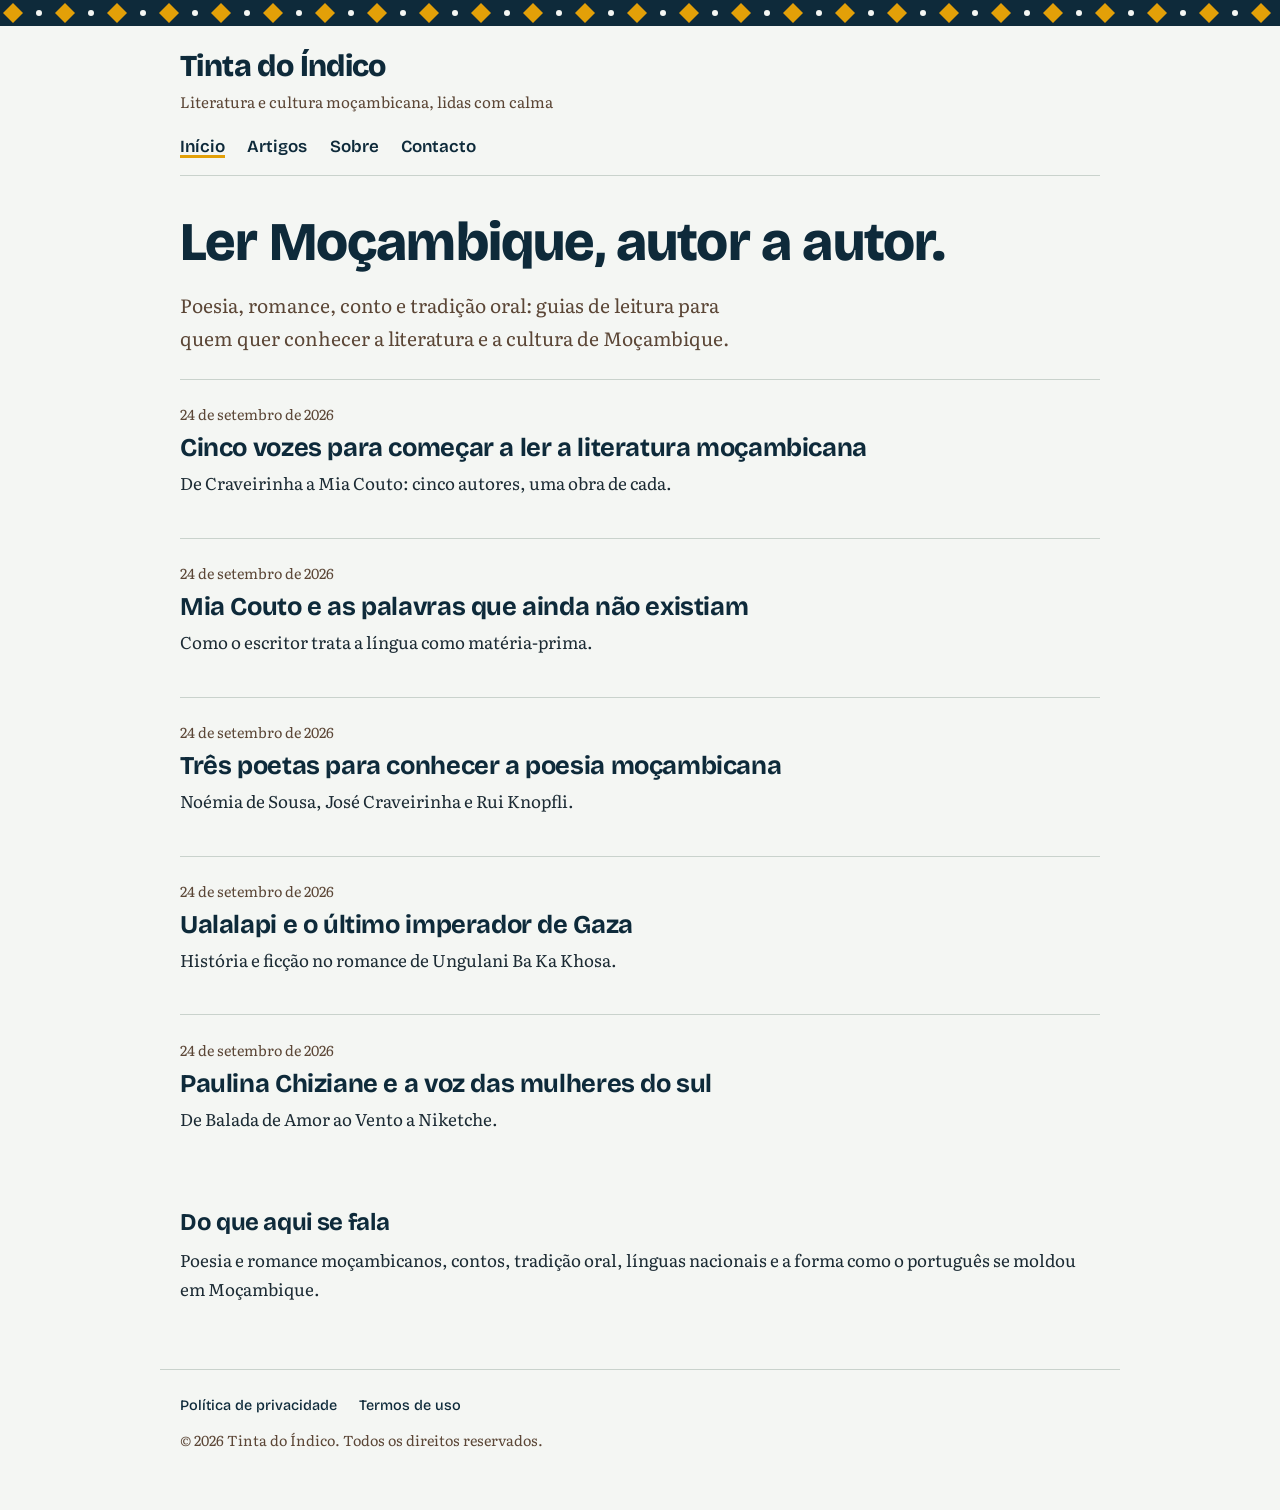
<file: index.html>
<!DOCTYPE html>
<html lang="pt">
<head>
<meta charset="utf-8">
<meta name="viewport" content="width=device-width, initial-scale=1">
<title>Literatura e cultura moçambicana | Tinta do Índico</title>
<meta name="description" content="Guias de leitura sobre poesia, romance, conto e tradição oral de Moçambique.">
<link rel="preconnect" href="https://fonts.googleapis.com">
<link rel="preconnect" href="https://fonts.gstatic.com" crossorigin>
<link href="https://fonts.googleapis.com/css2?family=Bricolage+Grotesque:wght@500;600;800&family=Literata:ital,wght@0,400;0,600;1,400&display=swap" rel="stylesheet">
<link rel="stylesheet" href="style.css">
<script async src="https://pagead2.googlesyndication.com/pagead/js/adsbygoogle.js?client=ca-pub-6226470445667555" crossorigin="anonymous"></script>
</head>
<body>
<div class="faixa" role="presentation"></div>
<header class="cabecalho">
  <a class="marca" href="index.html">Tinta do Índico</a>
  <p class="lema">Literatura e cultura moçambicana, lidas com calma</p>
  <nav aria-label="Principal"><a href="index.html" aria-current="page">Início</a><a href="artigos.html">Artigos</a><a href="sobre.html">Sobre</a><a href="contacto.html">Contacto</a></nav>
</header>
<main>

<h1>Ler Moçambique, autor a autor.</h1>
<p class="entrada">Poesia, romance, conto e tradição oral: guias de leitura para quem quer conhecer a literatura e a cultura de Moçambique.</p>
<ul class="artigo-lista"><li><p class="data">24 de setembro de 2026</p><h2><a href="artigo-cinco-vozes.html">Cinco vozes para começar a ler a literatura moçambicana</a></h2><p>De Craveirinha a Mia Couto: cinco autores, uma obra de cada.</p></li><li><p class="data">24 de setembro de 2026</p><h2><a href="mia-couto-palavras-inventadas.html">Mia Couto e as palavras que ainda não existiam</a></h2><p>Como o escritor trata a língua como matéria-prima.</p></li><li><p class="data">24 de setembro de 2026</p><h2><a href="tres-poetas-mocambicanos.html">Três poetas para conhecer a poesia moçambicana</a></h2><p>Noémia de Sousa, José Craveirinha e Rui Knopfli.</p></li><li><p class="data">24 de setembro de 2026</p><h2><a href="ualalapi-ngungunyane.html">Ualalapi e o último imperador de Gaza</a></h2><p>História e ficção no romance de Ungulani Ba Ka Khosa.</p></li><li><p class="data">24 de setembro de 2026</p><h2><a href="paulina-chiziane-niketche.html">Paulina Chiziane e a voz das mulheres do sul</a></h2><p>De Balada de Amor ao Vento a Niketche.</p></li></ul>
<div class="anuncio">
  <!-- ANÚNCIO ADSENSE: cola aqui o bloco (tag <ins class="adsbygoogle">) criado em AdSense > Anúncios > Por unidade de anúncio -->
</div>
<h2>Do que aqui se fala</h2>
<p>Poesia e romance moçambicanos, contos, tradição oral, línguas nacionais e a forma como o português se moldou em Moçambique.</p>

</main>
<footer>
  <nav aria-label="Legal">
    <a href="privacidade.html">Política de privacidade</a>
    <a href="termos.html">Termos de uso</a>
  </nav>
  <p>© 2026 Tinta do Índico. Todos os direitos reservados.</p>
</footer>
</body>
</html>
</file>
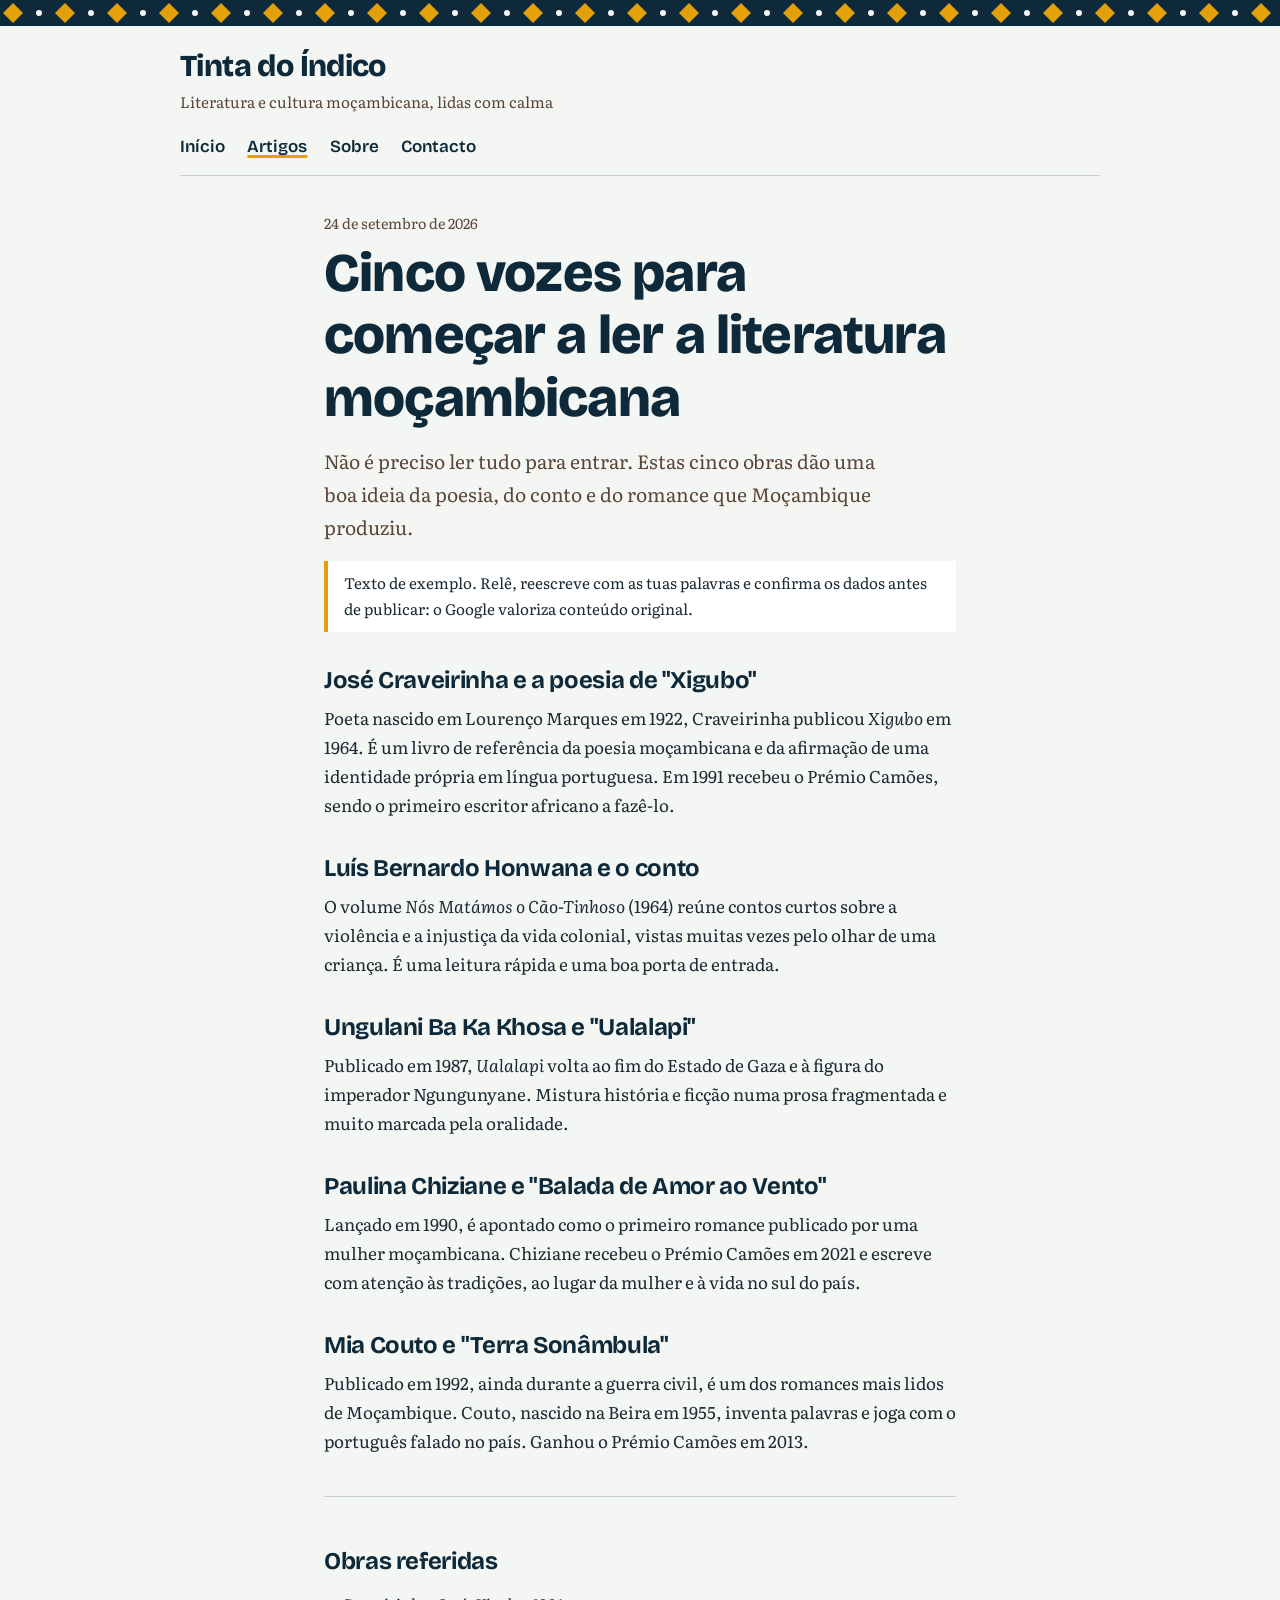
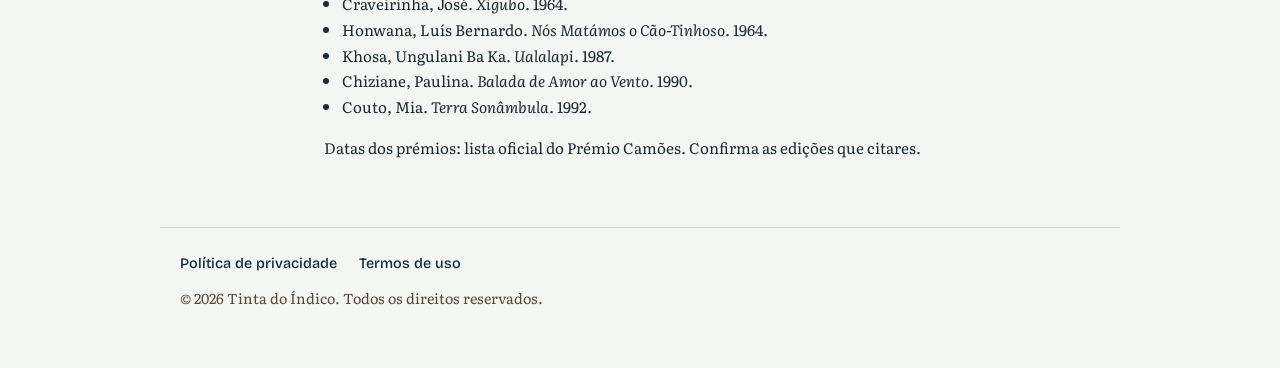
<file: artigo-cinco-vozes.html>
<!DOCTYPE html>
<html lang="pt">
<head>
<meta charset="utf-8">
<meta name="viewport" content="width=device-width, initial-scale=1">
<title>Cinco vozes para começar a ler a literatura moçambicana | Tinta do Índico</title>
<meta name="description" content="Cinco autores e obras essenciais para entrar na literatura moçambicana.">
<link rel="preconnect" href="https://fonts.googleapis.com">
<link rel="preconnect" href="https://fonts.gstatic.com" crossorigin>
<link href="https://fonts.googleapis.com/css2?family=Bricolage+Grotesque:wght@500;600;800&family=Literata:ital,wght@0,400;0,600;1,400&display=swap" rel="stylesheet">
<link rel="stylesheet" href="style.css">
<script async src="https://pagead2.googlesyndication.com/pagead/js/adsbygoogle.js?client=ca-pub-6226470445667555" crossorigin="anonymous"></script>
</head>
<body>
<div class="faixa" role="presentation"></div>
<header class="cabecalho">
  <a class="marca" href="index.html">Tinta do Índico</a>
  <p class="lema">Literatura e cultura moçambicana, lidas com calma</p>
  <nav aria-label="Principal"><a href="index.html">Início</a><a href="artigos.html" aria-current="page">Artigos</a><a href="sobre.html">Sobre</a><a href="contacto.html">Contacto</a></nav>
</header>
<main class="estreito">

<article>
<p class="data">24 de setembro de 2026</p>
<h1>Cinco vozes para começar a ler a literatura moçambicana</h1>
<p class="entrada">Não é preciso ler tudo para entrar. Estas cinco obras dão uma boa ideia da poesia, do conto e do romance que Moçambique produziu.</p>

<div class="aviso">Texto de exemplo. Relê, reescreve com as tuas palavras e confirma os dados antes de publicar: o Google valoriza conteúdo original.</div>

<h2>José Craveirinha e a poesia de "Xigubo"</h2>
<p>Poeta nascido em Lourenço Marques em 1922, Craveirinha publicou <em>Xigubo</em> em 1964. É um livro de referência da poesia moçambicana e da afirmação de uma identidade própria em língua portuguesa. Em 1991 recebeu o Prémio Camões, sendo o primeiro escritor africano a fazê-lo.</p>

<div class="anuncio">
  <!-- ANÚNCIO ADSENSE: cola aqui o bloco (tag <ins class="adsbygoogle">) criado em AdSense > Anúncios > Por unidade de anúncio -->
</div>

<h2>Luís Bernardo Honwana e o conto</h2>
<p>O volume <em>Nós Matámos o Cão-Tinhoso</em> (1964) reúne contos curtos sobre a violência e a injustiça da vida colonial, vistas muitas vezes pelo olhar de uma criança. É uma leitura rápida e uma boa porta de entrada.</p>

<h2>Ungulani Ba Ka Khosa e "Ualalapi"</h2>
<p>Publicado em 1987, <em>Ualalapi</em> volta ao fim do Estado de Gaza e à figura do imperador Ngungunyane. Mistura história e ficção numa prosa fragmentada e muito marcada pela oralidade.</p>

<h2>Paulina Chiziane e "Balada de Amor ao Vento"</h2>
<p>Lançado em 1990, é apontado como o primeiro romance publicado por uma mulher moçambicana. Chiziane recebeu o Prémio Camões em 2021 e escreve com atenção às tradições, ao lugar da mulher e à vida no sul do país.</p>

<h2>Mia Couto e "Terra Sonâmbula"</h2>
<p>Publicado em 1992, ainda durante a guerra civil, é um dos romances mais lidos de Moçambique. Couto, nascido na Beira em 1955, inventa palavras e joga com o português falado no país. Ganhou o Prémio Camões em 2013.</p>

<section class="fontes">
  <h2>Obras referidas</h2>
  <ul>
    <li>Craveirinha, José. <em>Xigubo</em>. 1964.</li>
    <li>Honwana, Luís Bernardo. <em>Nós Matámos o Cão-Tinhoso</em>. 1964.</li>
    <li>Khosa, Ungulani Ba Ka. <em>Ualalapi</em>. 1987.</li>
    <li>Chiziane, Paulina. <em>Balada de Amor ao Vento</em>. 1990.</li>
    <li>Couto, Mia. <em>Terra Sonâmbula</em>. 1992.</li>
  </ul>
  <p>Datas dos prémios: lista oficial do Prémio Camões. Confirma as edições que citares.</p>
</section>
</article>

</main>
<footer>
  <nav aria-label="Legal">
    <a href="privacidade.html">Política de privacidade</a>
    <a href="termos.html">Termos de uso</a>
  </nav>
  <p>© 2026 Tinta do Índico. Todos os direitos reservados.</p>
</footer>
</body>
</html>
</file>
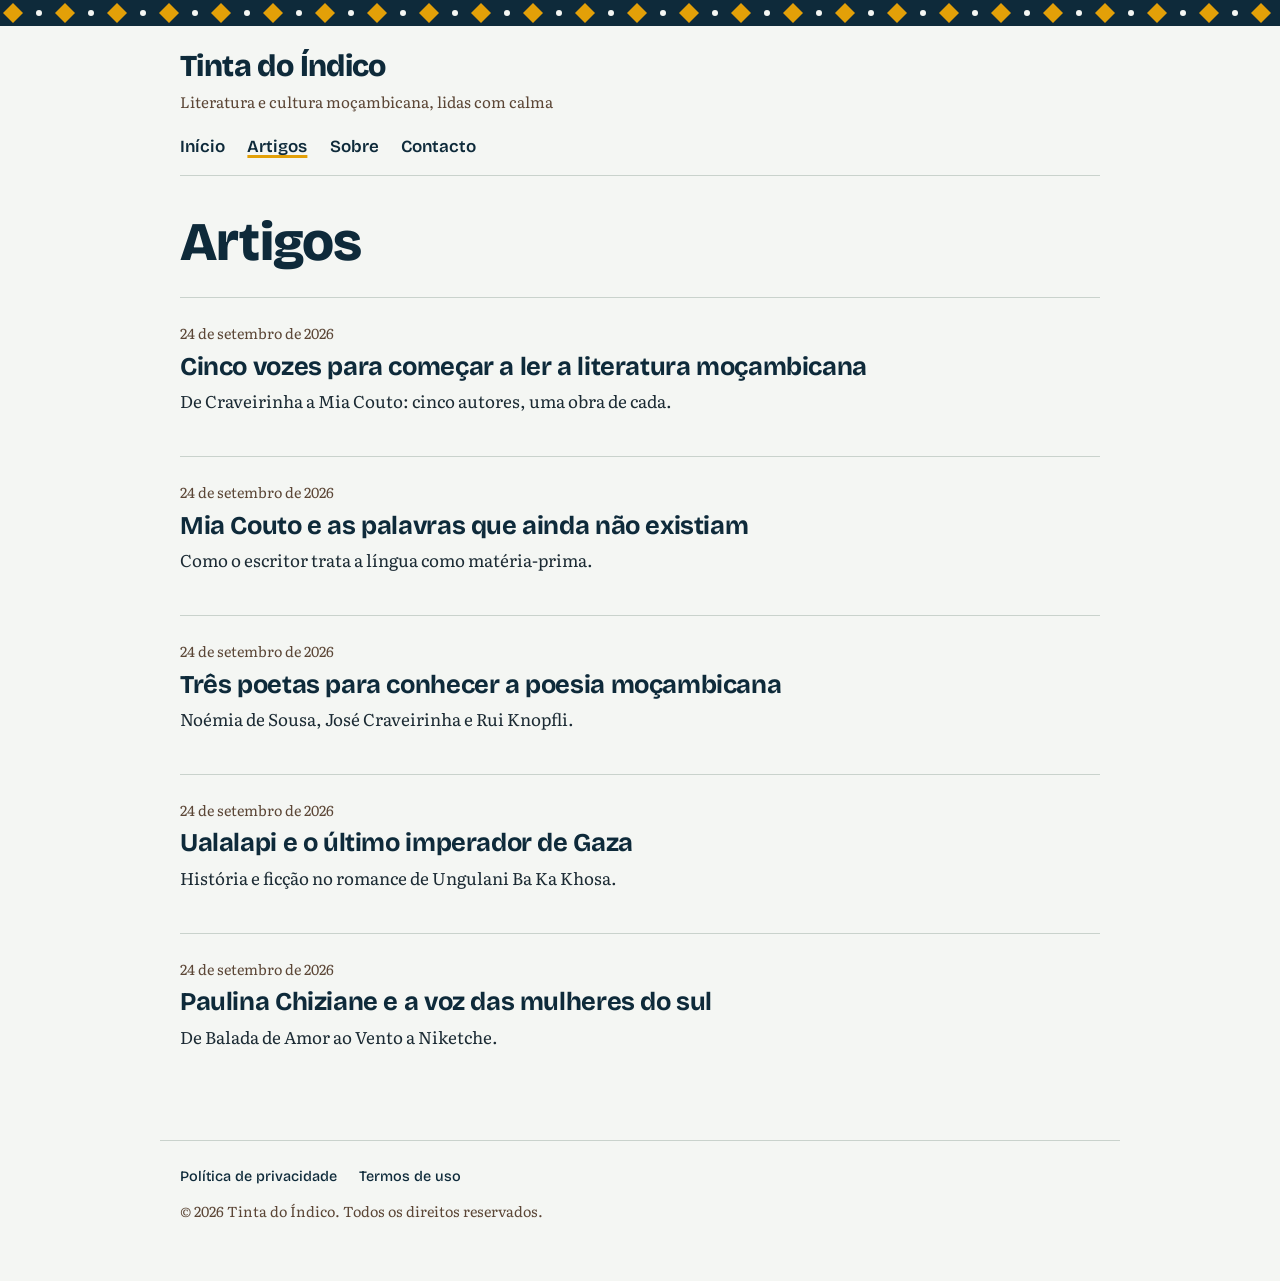
<file: artigos.html>
<!DOCTYPE html>
<html lang="pt">
<head>
<meta charset="utf-8">
<meta name="viewport" content="width=device-width, initial-scale=1">
<title>Artigos | Tinta do Índico</title>
<meta name="description" content="Todos os artigos sobre literatura e cultura moçambicana.">
<link rel="preconnect" href="https://fonts.googleapis.com">
<link rel="preconnect" href="https://fonts.gstatic.com" crossorigin>
<link href="https://fonts.googleapis.com/css2?family=Bricolage+Grotesque:wght@500;600;800&family=Literata:ital,wght@0,400;0,600;1,400&display=swap" rel="stylesheet">
<link rel="stylesheet" href="style.css">
<script async src="https://pagead2.googlesyndication.com/pagead/js/adsbygoogle.js?client=ca-pub-6226470445667555" crossorigin="anonymous"></script>
</head>
<body>
<div class="faixa" role="presentation"></div>
<header class="cabecalho">
  <a class="marca" href="index.html">Tinta do Índico</a>
  <p class="lema">Literatura e cultura moçambicana, lidas com calma</p>
  <nav aria-label="Principal"><a href="index.html">Início</a><a href="artigos.html" aria-current="page">Artigos</a><a href="sobre.html">Sobre</a><a href="contacto.html">Contacto</a></nav>
</header>
<main>
<h1>Artigos</h1><ul class="artigo-lista"><li><p class="data">24 de setembro de 2026</p><h2><a href="artigo-cinco-vozes.html">Cinco vozes para começar a ler a literatura moçambicana</a></h2><p>De Craveirinha a Mia Couto: cinco autores, uma obra de cada.</p></li><li><p class="data">24 de setembro de 2026</p><h2><a href="mia-couto-palavras-inventadas.html">Mia Couto e as palavras que ainda não existiam</a></h2><p>Como o escritor trata a língua como matéria-prima.</p></li><li><p class="data">24 de setembro de 2026</p><h2><a href="tres-poetas-mocambicanos.html">Três poetas para conhecer a poesia moçambicana</a></h2><p>Noémia de Sousa, José Craveirinha e Rui Knopfli.</p></li><li><p class="data">24 de setembro de 2026</p><h2><a href="ualalapi-ngungunyane.html">Ualalapi e o último imperador de Gaza</a></h2><p>História e ficção no romance de Ungulani Ba Ka Khosa.</p></li><li><p class="data">24 de setembro de 2026</p><h2><a href="paulina-chiziane-niketche.html">Paulina Chiziane e a voz das mulheres do sul</a></h2><p>De Balada de Amor ao Vento a Niketche.</p></li></ul>
</main>
<footer>
  <nav aria-label="Legal">
    <a href="privacidade.html">Política de privacidade</a>
    <a href="termos.html">Termos de uso</a>
  </nav>
  <p>© 2026 Tinta do Índico. Todos os direitos reservados.</p>
</footer>
</body>
</html>
</file>
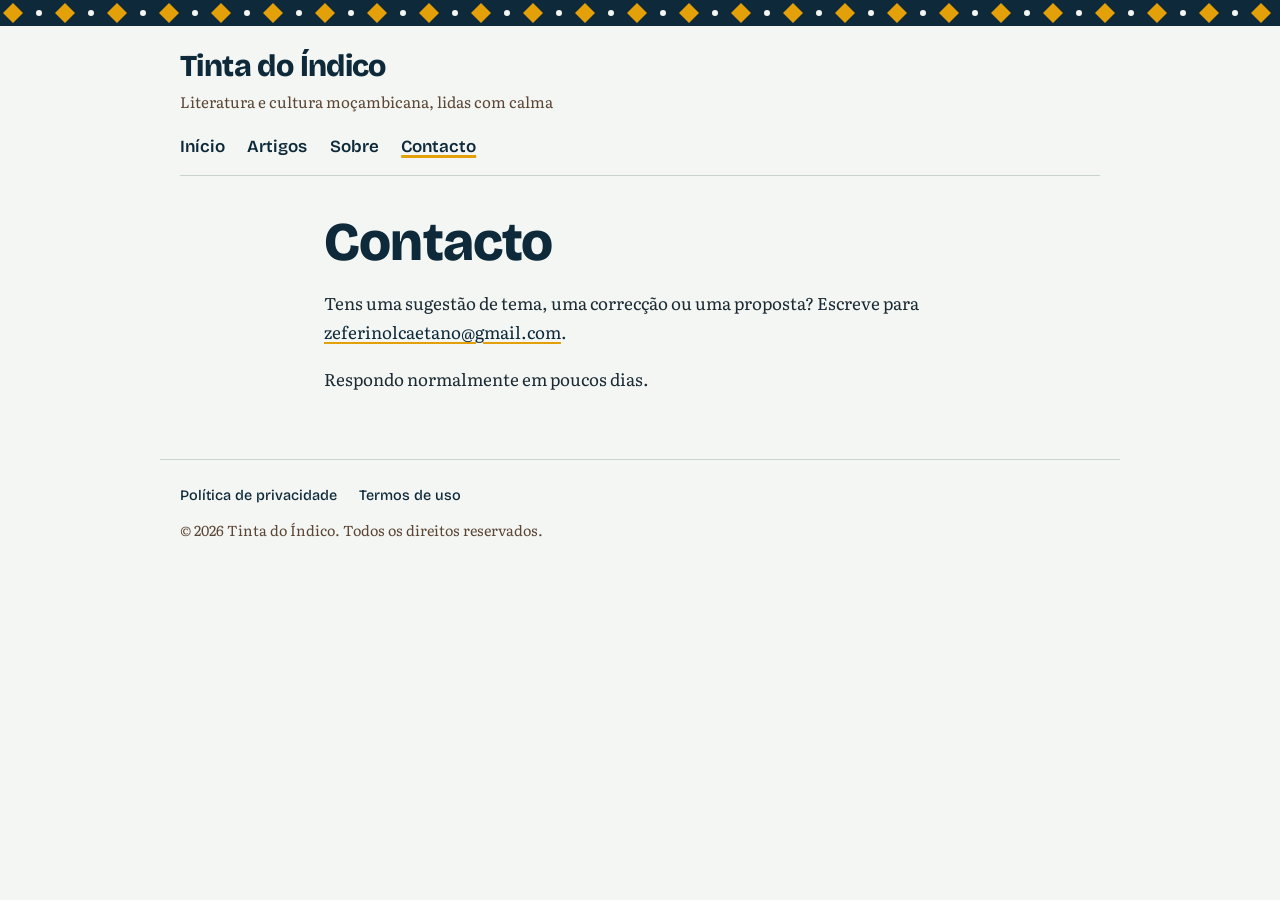
<file: contacto.html>
<!DOCTYPE html>
<html lang="pt">
<head>
<meta charset="utf-8">
<meta name="viewport" content="width=device-width, initial-scale=1">
<title>Contacto | Tinta do Índico</title>
<meta name="description" content="Como contactar o blog Tinta do Índico.">
<link rel="preconnect" href="https://fonts.googleapis.com">
<link rel="preconnect" href="https://fonts.gstatic.com" crossorigin>
<link href="https://fonts.googleapis.com/css2?family=Bricolage+Grotesque:wght@500;600;800&family=Literata:ital,wght@0,400;0,600;1,400&display=swap" rel="stylesheet">
<link rel="stylesheet" href="style.css">
<script async src="https://pagead2.googlesyndication.com/pagead/js/adsbygoogle.js?client=ca-pub-6226470445667555" crossorigin="anonymous"></script>
</head>
<body>
<div class="faixa" role="presentation"></div>
<header class="cabecalho">
  <a class="marca" href="index.html">Tinta do Índico</a>
  <p class="lema">Literatura e cultura moçambicana, lidas com calma</p>
  <nav aria-label="Principal"><a href="index.html">Início</a><a href="artigos.html">Artigos</a><a href="sobre.html">Sobre</a><a href="contacto.html" aria-current="page">Contacto</a></nav>
</header>
<main class="estreito">

<h1>Contacto</h1>
<p>Tens uma sugestão de tema, uma correcção ou uma proposta? Escreve para <a href="mailto:zeferinolcaetano@gmail.com">zeferinolcaetano@gmail.com</a>.</p>
<p>Respondo normalmente em poucos dias.</p>

</main>
<footer>
  <nav aria-label="Legal">
    <a href="privacidade.html">Política de privacidade</a>
    <a href="termos.html">Termos de uso</a>
  </nav>
  <p>© 2026 Tinta do Índico. Todos os direitos reservados.</p>
</footer>
</body>
</html>
</file>
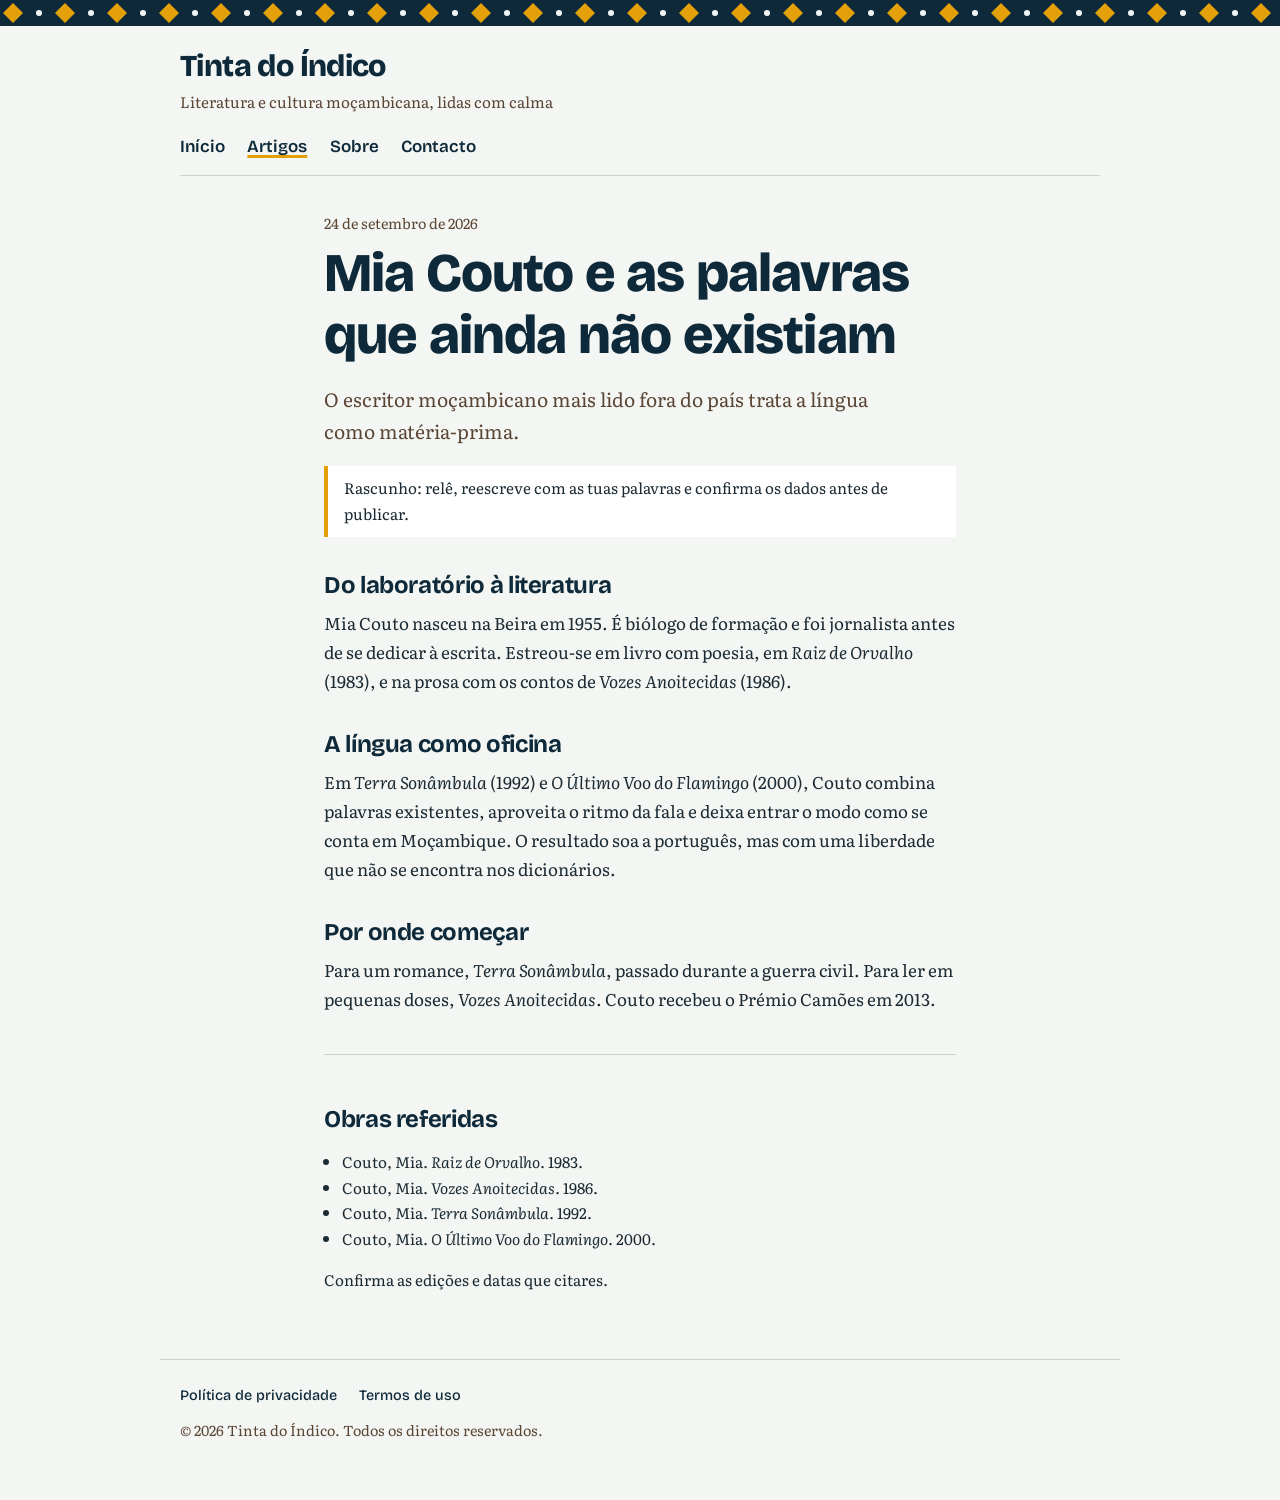
<file: mia-couto-palavras-inventadas.html>
<!DOCTYPE html>
<html lang="pt">
<head>
<meta charset="utf-8">
<meta name="viewport" content="width=device-width, initial-scale=1">
<title>Mia Couto e as palavras que ainda não existiam | Tinta do Índico</title>
<meta name="description" content="Guia de leitura sobre Mia Couto: da poesia de estreia a Terra Sonâmbula.">
<link rel="preconnect" href="https://fonts.googleapis.com">
<link rel="preconnect" href="https://fonts.gstatic.com" crossorigin>
<link href="https://fonts.googleapis.com/css2?family=Bricolage+Grotesque:wght@500;600;800&family=Literata:ital,wght@0,400;0,600;1,400&display=swap" rel="stylesheet">
<link rel="stylesheet" href="style.css">
<script async src="https://pagead2.googlesyndication.com/pagead/js/adsbygoogle.js?client=ca-pub-6226470445667555" crossorigin="anonymous"></script>
</head>
<body>
<div class="faixa" role="presentation"></div>
<header class="cabecalho">
  <a class="marca" href="index.html">Tinta do Índico</a>
  <p class="lema">Literatura e cultura moçambicana, lidas com calma</p>
  <nav aria-label="Principal"><a href="index.html">Início</a><a href="artigos.html" aria-current="page">Artigos</a><a href="sobre.html">Sobre</a><a href="contacto.html">Contacto</a></nav>
</header>
<main class="estreito">
<article><p class="data">24 de setembro de 2026</p><h1>Mia Couto e as palavras que ainda não existiam</h1><p class="entrada">O escritor moçambicano mais lido fora do país trata a língua como matéria-prima.</p><div class="aviso">Rascunho: relê, reescreve com as tuas palavras e confirma os dados antes de publicar.</div><h2>Do laboratório à literatura</h2><p>Mia Couto nasceu na Beira em 1955. É biólogo de formação e foi jornalista antes de se dedicar à escrita. Estreou-se em livro com poesia, em <em>Raiz de Orvalho</em> (1983), e na prosa com os contos de <em>Vozes Anoitecidas</em> (1986).</p><div class="anuncio">
  <!-- ANÚNCIO ADSENSE: cola aqui o bloco (tag <ins class="adsbygoogle">) criado em AdSense > Anúncios > Por unidade de anúncio -->
</div><h2>A língua como oficina</h2><p>Em <em>Terra Sonâmbula</em> (1992) e <em>O Último Voo do Flamingo</em> (2000), Couto combina palavras existentes, aproveita o ritmo da fala e deixa entrar o modo como se conta em Moçambique. O resultado soa a português, mas com uma liberdade que não se encontra nos dicionários.</p><h2>Por onde começar</h2><p>Para um romance, <em>Terra Sonâmbula</em>, passado durante a guerra civil. Para ler em pequenas doses, <em>Vozes Anoitecidas</em>. Couto recebeu o Prémio Camões em 2013.</p><section class="fontes"><h2>Obras referidas</h2><ul><li>Couto, Mia. <em>Raiz de Orvalho</em>. 1983.</li><li>Couto, Mia. <em>Vozes Anoitecidas</em>. 1986.</li><li>Couto, Mia. <em>Terra Sonâmbula</em>. 1992.</li><li>Couto, Mia. <em>O Último Voo do Flamingo</em>. 2000.</li></ul><p>Confirma as edições e datas que citares.</p></section></article>
</main>
<footer>
  <nav aria-label="Legal">
    <a href="privacidade.html">Política de privacidade</a>
    <a href="termos.html">Termos de uso</a>
  </nav>
  <p>© 2026 Tinta do Índico. Todos os direitos reservados.</p>
</footer>
</body>
</html>
</file>
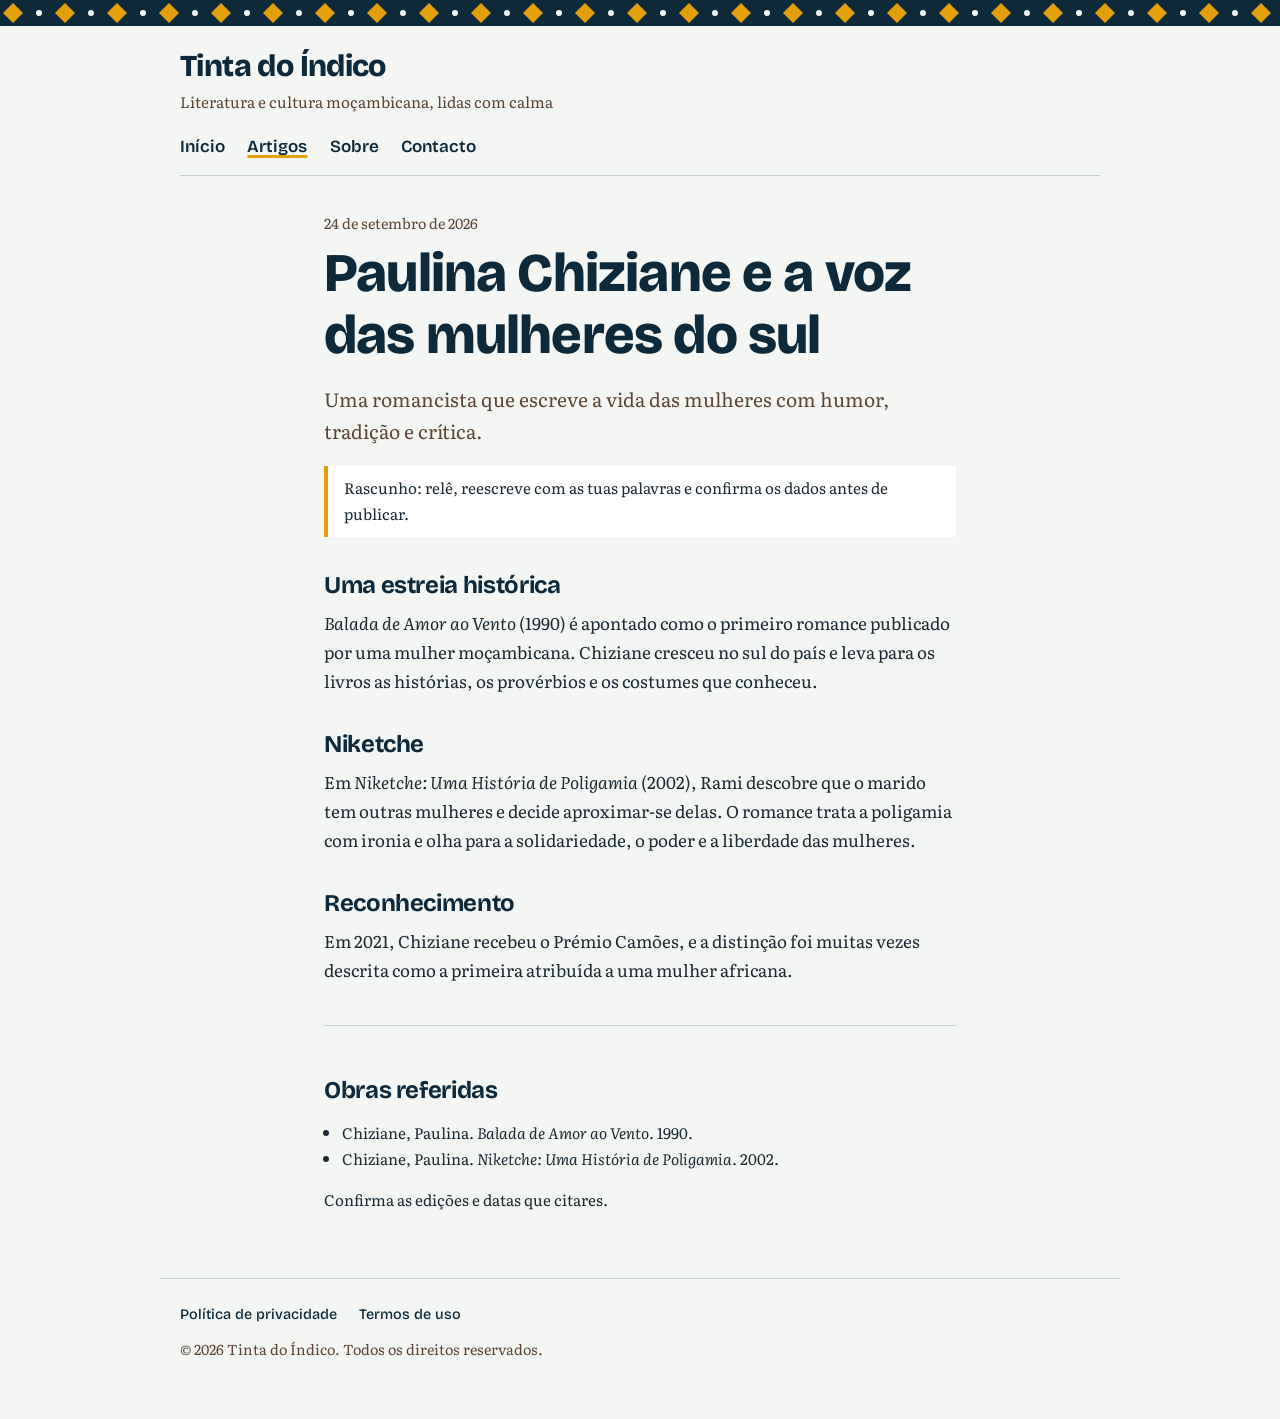
<file: paulina-chiziane-niketche.html>
<!DOCTYPE html>
<html lang="pt">
<head>
<meta charset="utf-8">
<meta name="viewport" content="width=device-width, initial-scale=1">
<title>Paulina Chiziane e a voz das mulheres do sul | Tinta do Índico</title>
<meta name="description" content="Balada de Amor ao Vento e Niketche: a obra de Paulina Chiziane, Prémio Camões 2021.">
<link rel="preconnect" href="https://fonts.googleapis.com">
<link rel="preconnect" href="https://fonts.gstatic.com" crossorigin>
<link href="https://fonts.googleapis.com/css2?family=Bricolage+Grotesque:wght@500;600;800&family=Literata:ital,wght@0,400;0,600;1,400&display=swap" rel="stylesheet">
<link rel="stylesheet" href="style.css">
<script async src="https://pagead2.googlesyndication.com/pagead/js/adsbygoogle.js?client=ca-pub-6226470445667555" crossorigin="anonymous"></script>
</head>
<body>
<div class="faixa" role="presentation"></div>
<header class="cabecalho">
  <a class="marca" href="index.html">Tinta do Índico</a>
  <p class="lema">Literatura e cultura moçambicana, lidas com calma</p>
  <nav aria-label="Principal"><a href="index.html">Início</a><a href="artigos.html" aria-current="page">Artigos</a><a href="sobre.html">Sobre</a><a href="contacto.html">Contacto</a></nav>
</header>
<main class="estreito">
<article><p class="data">24 de setembro de 2026</p><h1>Paulina Chiziane e a voz das mulheres do sul</h1><p class="entrada">Uma romancista que escreve a vida das mulheres com humor, tradição e crítica.</p><div class="aviso">Rascunho: relê, reescreve com as tuas palavras e confirma os dados antes de publicar.</div><h2>Uma estreia histórica</h2><p><em>Balada de Amor ao Vento</em> (1990) é apontado como o primeiro romance publicado por uma mulher moçambicana. Chiziane cresceu no sul do país e leva para os livros as histórias, os provérbios e os costumes que conheceu.</p><div class="anuncio">
  <!-- ANÚNCIO ADSENSE: cola aqui o bloco (tag <ins class="adsbygoogle">) criado em AdSense > Anúncios > Por unidade de anúncio -->
</div><h2>Niketche</h2><p>Em <em>Niketche: Uma História de Poligamia</em> (2002), Rami descobre que o marido tem outras mulheres e decide aproximar-se delas. O romance trata a poligamia com ironia e olha para a solidariedade, o poder e a liberdade das mulheres.</p><h2>Reconhecimento</h2><p>Em 2021, Chiziane recebeu o Prémio Camões, e a distinção foi muitas vezes descrita como a primeira atribuída a uma mulher africana.</p><section class="fontes"><h2>Obras referidas</h2><ul><li>Chiziane, Paulina. <em>Balada de Amor ao Vento</em>. 1990.</li><li>Chiziane, Paulina. <em>Niketche: Uma História de Poligamia</em>. 2002.</li></ul><p>Confirma as edições e datas que citares.</p></section></article>
</main>
<footer>
  <nav aria-label="Legal">
    <a href="privacidade.html">Política de privacidade</a>
    <a href="termos.html">Termos de uso</a>
  </nav>
  <p>© 2026 Tinta do Índico. Todos os direitos reservados.</p>
</footer>
</body>
</html>
</file>
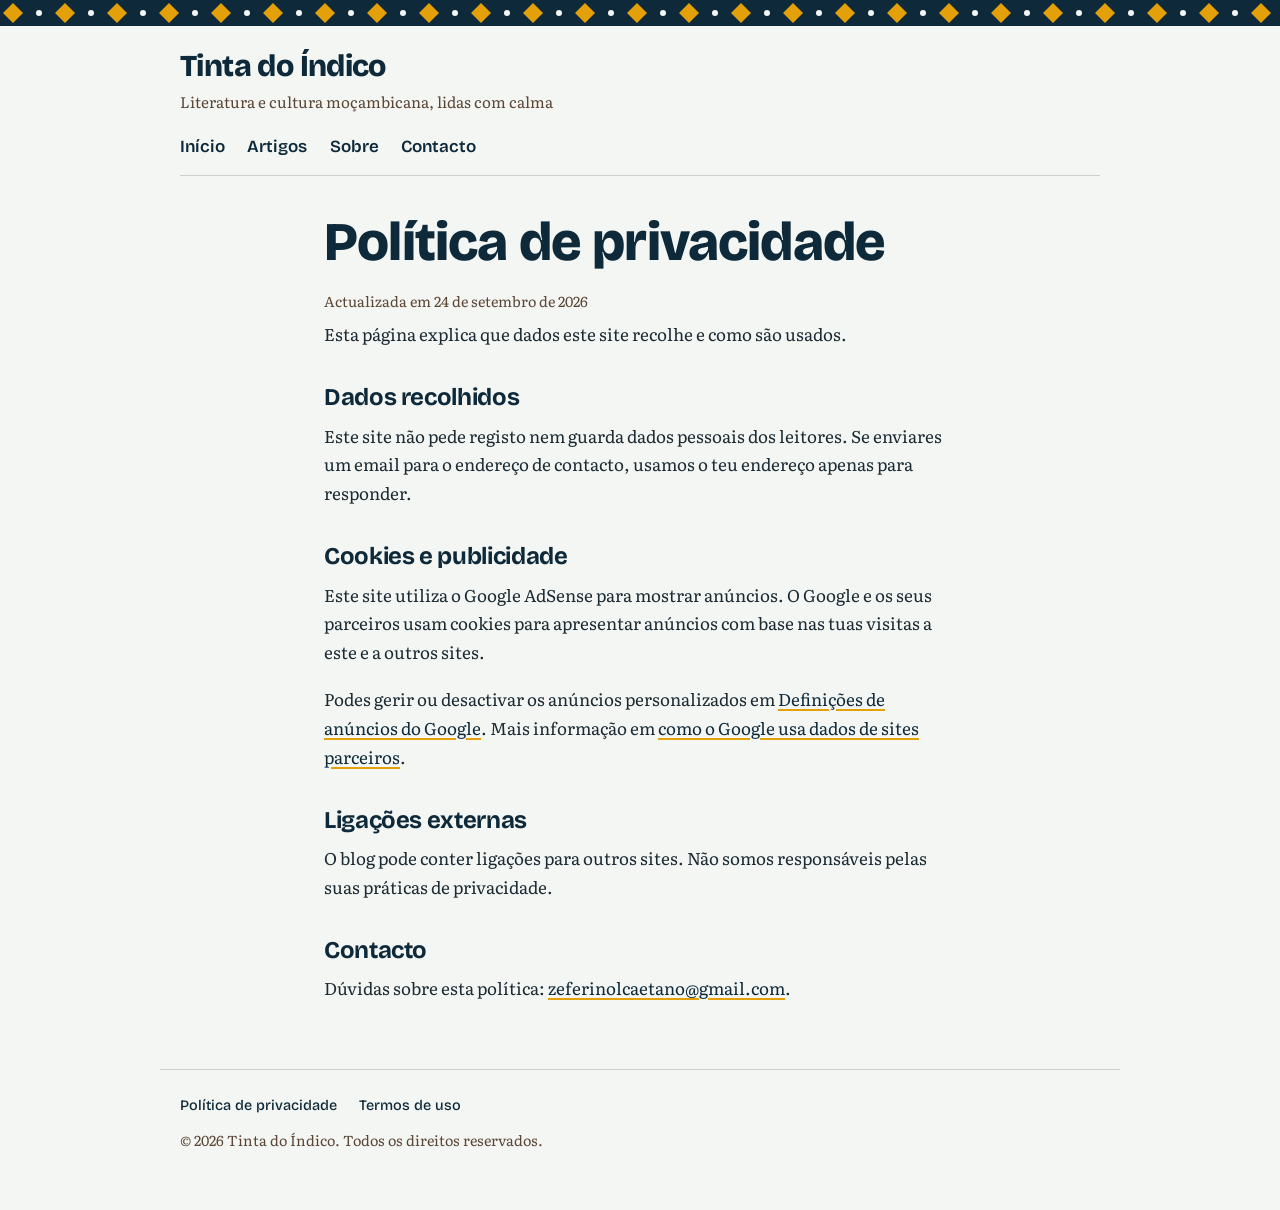
<file: privacidade.html>
<!DOCTYPE html>
<html lang="pt">
<head>
<meta charset="utf-8">
<meta name="viewport" content="width=device-width, initial-scale=1">
<title>Política de privacidade | Tinta do Índico</title>
<meta name="description" content="Política de privacidade do blog Tinta do Índico.">
<link rel="preconnect" href="https://fonts.googleapis.com">
<link rel="preconnect" href="https://fonts.gstatic.com" crossorigin>
<link href="https://fonts.googleapis.com/css2?family=Bricolage+Grotesque:wght@500;600;800&family=Literata:ital,wght@0,400;0,600;1,400&display=swap" rel="stylesheet">
<link rel="stylesheet" href="style.css">
<script async src="https://pagead2.googlesyndication.com/pagead/js/adsbygoogle.js?client=ca-pub-6226470445667555" crossorigin="anonymous"></script>
</head>
<body>
<div class="faixa" role="presentation"></div>
<header class="cabecalho">
  <a class="marca" href="index.html">Tinta do Índico</a>
  <p class="lema">Literatura e cultura moçambicana, lidas com calma</p>
  <nav aria-label="Principal"><a href="index.html">Início</a><a href="artigos.html">Artigos</a><a href="sobre.html">Sobre</a><a href="contacto.html">Contacto</a></nav>
</header>
<main class="estreito">

<h1>Política de privacidade</h1>
<p class="data">Actualizada em 24 de setembro de 2026</p>
<p>Esta página explica que dados este site recolhe e como são usados.</p>

<h2>Dados recolhidos</h2>
<p>Este site não pede registo nem guarda dados pessoais dos leitores. Se enviares um email para o endereço de contacto, usamos o teu endereço apenas para responder.</p>

<h2>Cookies e publicidade</h2>
<p>Este site utiliza o Google AdSense para mostrar anúncios. O Google e os seus parceiros usam cookies para apresentar anúncios com base nas tuas visitas a este e a outros sites.</p>
<p>Podes gerir ou desactivar os anúncios personalizados em <a href="https://www.google.com/settings/ads">Definições de anúncios do Google</a>. Mais informação em <a href="https://policies.google.com/technologies/partner-sites">como o Google usa dados de sites parceiros</a>.</p>

<h2>Ligações externas</h2>
<p>O blog pode conter ligações para outros sites. Não somos responsáveis pelas suas práticas de privacidade.</p>

<h2>Contacto</h2>
<p>Dúvidas sobre esta política: <a href="mailto:zeferinolcaetano@gmail.com">zeferinolcaetano@gmail.com</a>.</p>

</main>
<footer>
  <nav aria-label="Legal">
    <a href="privacidade.html">Política de privacidade</a>
    <a href="termos.html">Termos de uso</a>
  </nav>
  <p>© 2026 Tinta do Índico. Todos os direitos reservados.</p>
</footer>
</body>
</html>
</file>
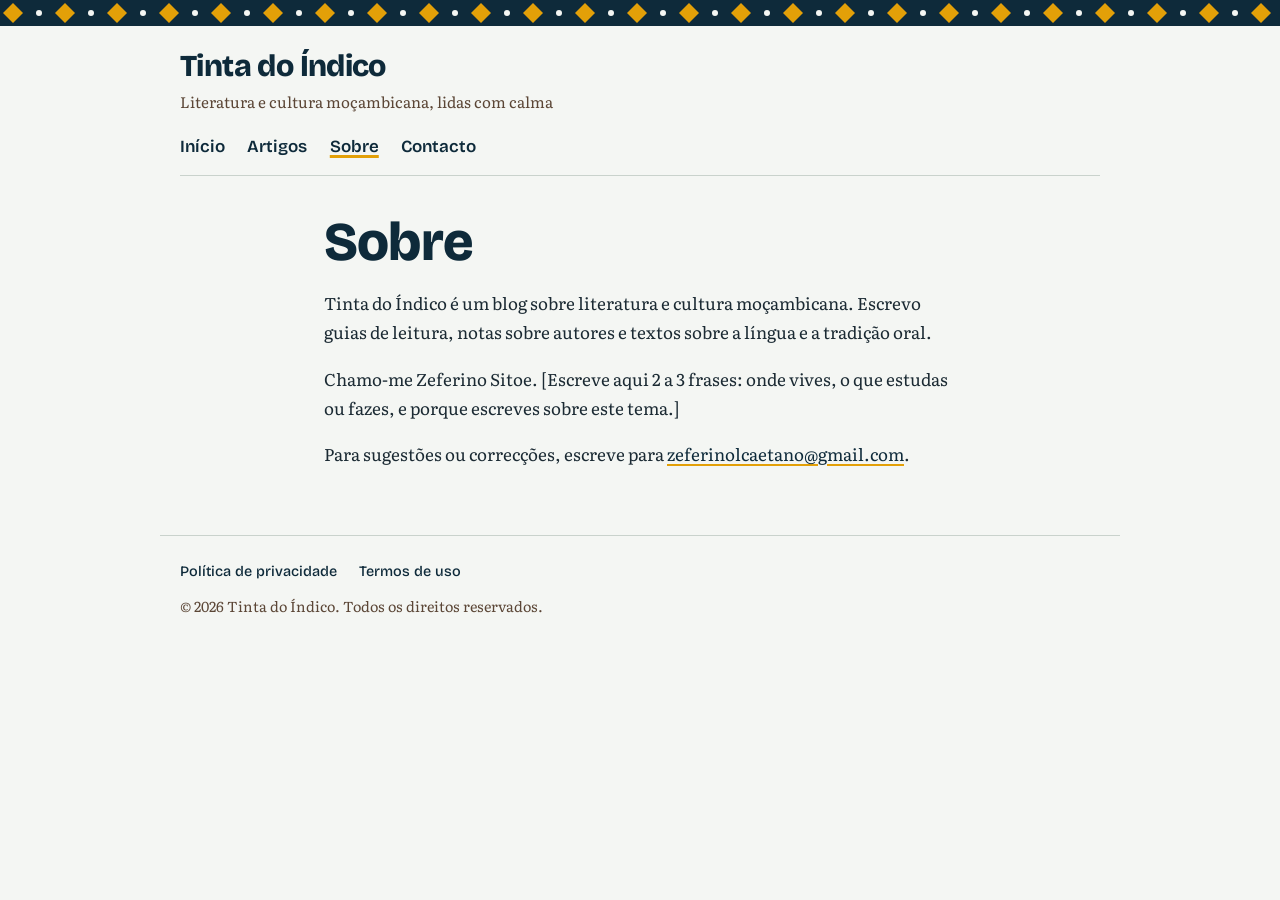
<file: sobre.html>
<!DOCTYPE html>
<html lang="pt">
<head>
<meta charset="utf-8">
<meta name="viewport" content="width=device-width, initial-scale=1">
<title>Sobre | Tinta do Índico</title>
<meta name="description" content="Quem escreve o blog Tinta do Índico e porquê.">
<link rel="preconnect" href="https://fonts.googleapis.com">
<link rel="preconnect" href="https://fonts.gstatic.com" crossorigin>
<link href="https://fonts.googleapis.com/css2?family=Bricolage+Grotesque:wght@500;600;800&family=Literata:ital,wght@0,400;0,600;1,400&display=swap" rel="stylesheet">
<link rel="stylesheet" href="style.css">
<script async src="https://pagead2.googlesyndication.com/pagead/js/adsbygoogle.js?client=ca-pub-6226470445667555" crossorigin="anonymous"></script>
</head>
<body>
<div class="faixa" role="presentation"></div>
<header class="cabecalho">
  <a class="marca" href="index.html">Tinta do Índico</a>
  <p class="lema">Literatura e cultura moçambicana, lidas com calma</p>
  <nav aria-label="Principal"><a href="index.html">Início</a><a href="artigos.html">Artigos</a><a href="sobre.html" aria-current="page">Sobre</a><a href="contacto.html">Contacto</a></nav>
</header>
<main class="estreito">

<h1>Sobre</h1>
<p>Tinta do Índico é um blog sobre literatura e cultura moçambicana. Escrevo guias de leitura, notas sobre autores e textos sobre a língua e a tradição oral.</p>
<p>Chamo-me Zeferino Sitoe. [Escreve aqui 2 a 3 frases: onde vives, o que estudas ou fazes, e porque escreves sobre este tema.]</p>
<p>Para sugestões ou correcções, escreve para <a href="mailto:zeferinolcaetano@gmail.com">zeferinolcaetano@gmail.com</a>.</p>

</main>
<footer>
  <nav aria-label="Legal">
    <a href="privacidade.html">Política de privacidade</a>
    <a href="termos.html">Termos de uso</a>
  </nav>
  <p>© 2026 Tinta do Índico. Todos os direitos reservados.</p>
</footer>
</body>
</html>
</file>
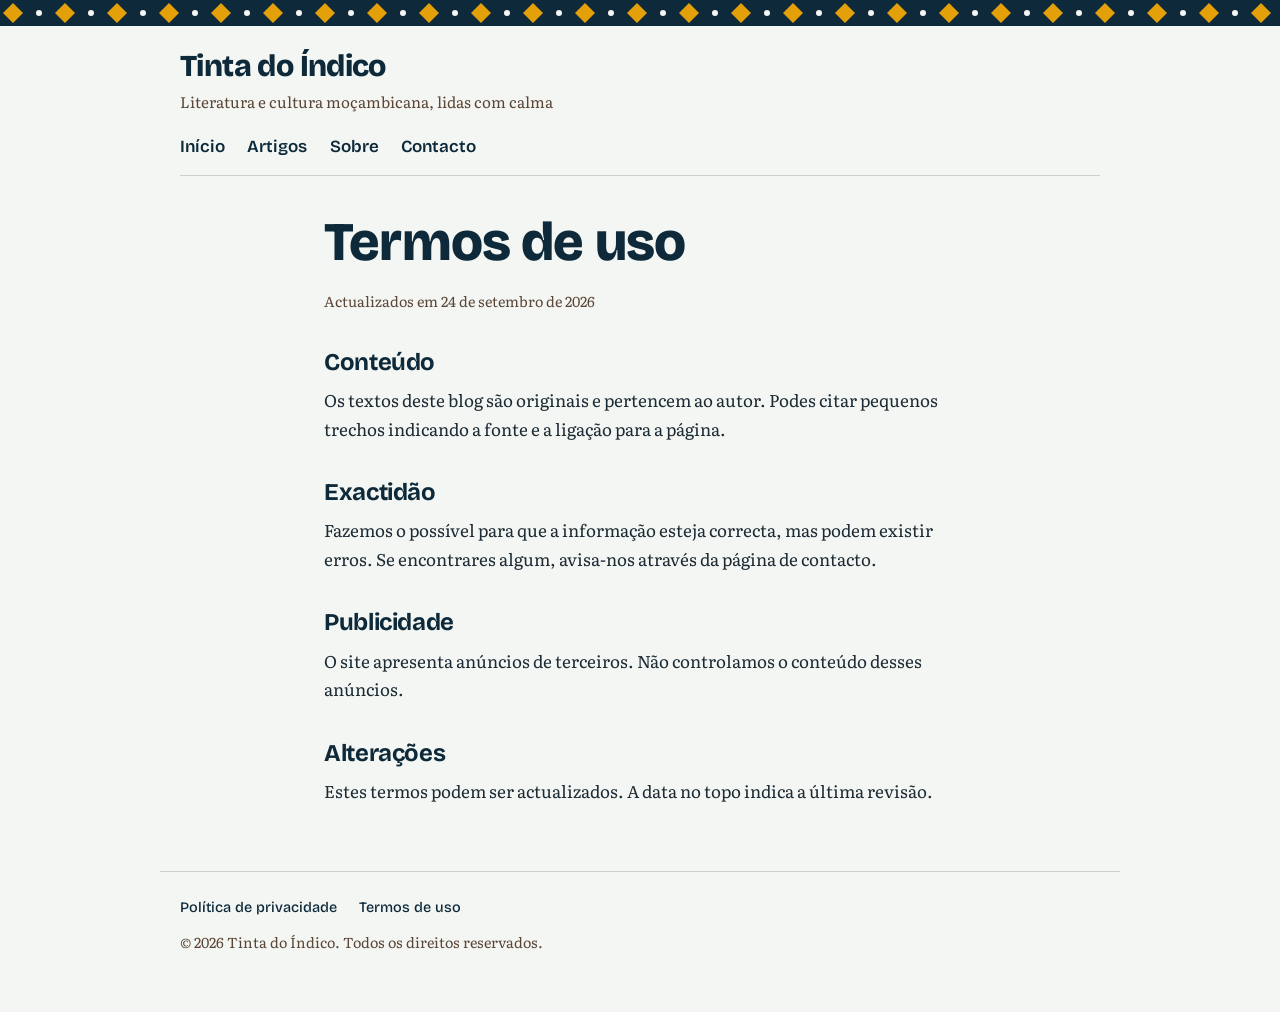
<file: termos.html>
<!DOCTYPE html>
<html lang="pt">
<head>
<meta charset="utf-8">
<meta name="viewport" content="width=device-width, initial-scale=1">
<title>Termos de uso | Tinta do Índico</title>
<meta name="description" content="Termos de uso do blog Tinta do Índico.">
<link rel="preconnect" href="https://fonts.googleapis.com">
<link rel="preconnect" href="https://fonts.gstatic.com" crossorigin>
<link href="https://fonts.googleapis.com/css2?family=Bricolage+Grotesque:wght@500;600;800&family=Literata:ital,wght@0,400;0,600;1,400&display=swap" rel="stylesheet">
<link rel="stylesheet" href="style.css">
<script async src="https://pagead2.googlesyndication.com/pagead/js/adsbygoogle.js?client=ca-pub-6226470445667555" crossorigin="anonymous"></script>
</head>
<body>
<div class="faixa" role="presentation"></div>
<header class="cabecalho">
  <a class="marca" href="index.html">Tinta do Índico</a>
  <p class="lema">Literatura e cultura moçambicana, lidas com calma</p>
  <nav aria-label="Principal"><a href="index.html">Início</a><a href="artigos.html">Artigos</a><a href="sobre.html">Sobre</a><a href="contacto.html">Contacto</a></nav>
</header>
<main class="estreito">

<h1>Termos de uso</h1>
<p class="data">Actualizados em 24 de setembro de 2026</p>
<h2>Conteúdo</h2>
<p>Os textos deste blog são originais e pertencem ao autor. Podes citar pequenos trechos indicando a fonte e a ligação para a página.</p>
<h2>Exactidão</h2>
<p>Fazemos o possível para que a informação esteja correcta, mas podem existir erros. Se encontrares algum, avisa-nos através da página de contacto.</p>
<h2>Publicidade</h2>
<p>O site apresenta anúncios de terceiros. Não controlamos o conteúdo desses anúncios.</p>
<h2>Alterações</h2>
<p>Estes termos podem ser actualizados. A data no topo indica a última revisão.</p>

</main>
<footer>
  <nav aria-label="Legal">
    <a href="privacidade.html">Política de privacidade</a>
    <a href="termos.html">Termos de uso</a>
  </nav>
  <p>© 2026 Tinta do Índico. Todos os direitos reservados.</p>
</footer>
</body>
</html>
</file>
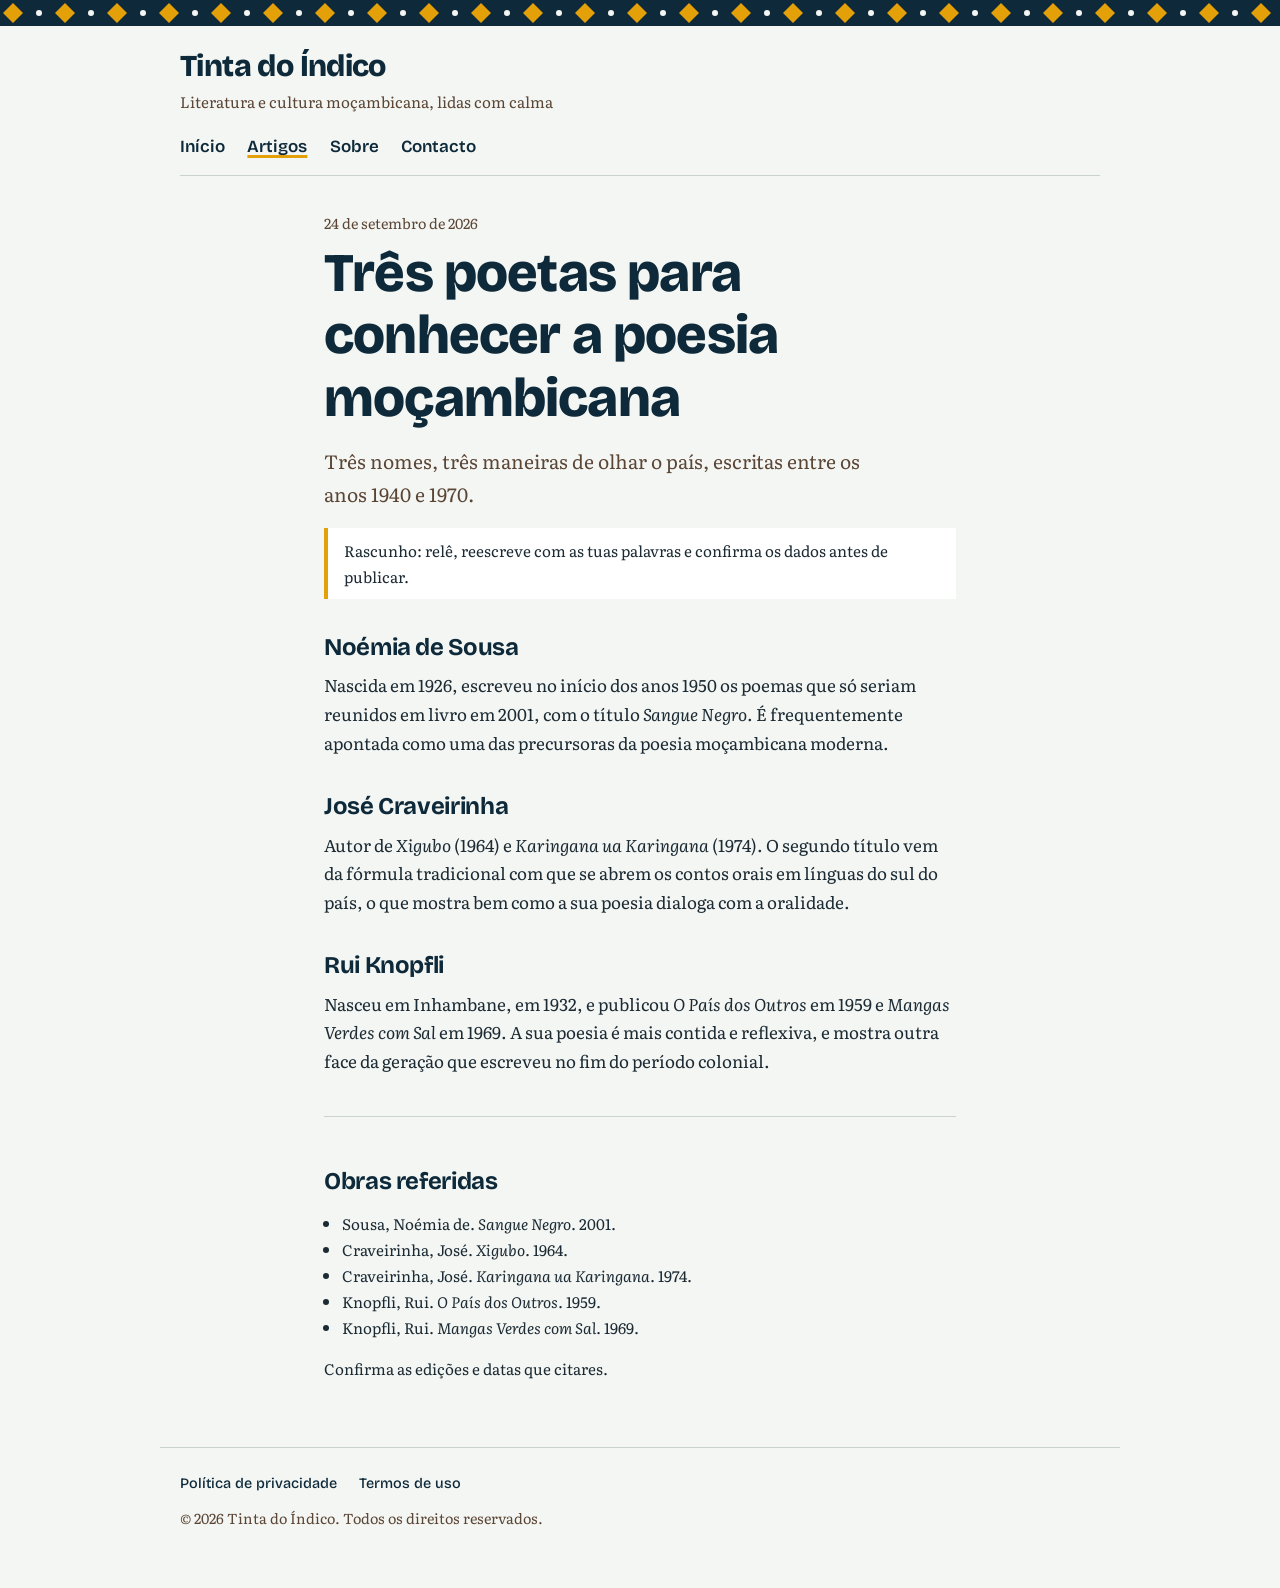
<file: tres-poetas-mocambicanos.html>
<!DOCTYPE html>
<html lang="pt">
<head>
<meta charset="utf-8">
<meta name="viewport" content="width=device-width, initial-scale=1">
<title>Três poetas para conhecer a poesia moçambicana | Tinta do Índico</title>
<meta name="description" content="Noémia de Sousa, José Craveirinha e Rui Knopfli: por onde começar na poesia de Moçambique.">
<link rel="preconnect" href="https://fonts.googleapis.com">
<link rel="preconnect" href="https://fonts.gstatic.com" crossorigin>
<link href="https://fonts.googleapis.com/css2?family=Bricolage+Grotesque:wght@500;600;800&family=Literata:ital,wght@0,400;0,600;1,400&display=swap" rel="stylesheet">
<link rel="stylesheet" href="style.css">
<script async src="https://pagead2.googlesyndication.com/pagead/js/adsbygoogle.js?client=ca-pub-6226470445667555" crossorigin="anonymous"></script>
</head>
<body>
<div class="faixa" role="presentation"></div>
<header class="cabecalho">
  <a class="marca" href="index.html">Tinta do Índico</a>
  <p class="lema">Literatura e cultura moçambicana, lidas com calma</p>
  <nav aria-label="Principal"><a href="index.html">Início</a><a href="artigos.html" aria-current="page">Artigos</a><a href="sobre.html">Sobre</a><a href="contacto.html">Contacto</a></nav>
</header>
<main class="estreito">
<article><p class="data">24 de setembro de 2026</p><h1>Três poetas para conhecer a poesia moçambicana</h1><p class="entrada">Três nomes, três maneiras de olhar o país, escritas entre os anos 1940 e 1970.</p><div class="aviso">Rascunho: relê, reescreve com as tuas palavras e confirma os dados antes de publicar.</div><h2>Noémia de Sousa</h2><p>Nascida em 1926, escreveu no início dos anos 1950 os poemas que só seriam reunidos em livro em 2001, com o título <em>Sangue Negro</em>. É frequentemente apontada como uma das precursoras da poesia moçambicana moderna.</p><div class="anuncio">
  <!-- ANÚNCIO ADSENSE: cola aqui o bloco (tag <ins class="adsbygoogle">) criado em AdSense > Anúncios > Por unidade de anúncio -->
</div><h2>José Craveirinha</h2><p>Autor de <em>Xigubo</em> (1964) e <em>Karingana ua Karingana</em> (1974). O segundo título vem da fórmula tradicional com que se abrem os contos orais em línguas do sul do país, o que mostra bem como a sua poesia dialoga com a oralidade.</p><h2>Rui Knopfli</h2><p>Nasceu em Inhambane, em 1932, e publicou <em>O País dos Outros</em> em 1959 e <em>Mangas Verdes com Sal</em> em 1969. A sua poesia é mais contida e reflexiva, e mostra outra face da geração que escreveu no fim do período colonial.</p><section class="fontes"><h2>Obras referidas</h2><ul><li>Sousa, Noémia de. <em>Sangue Negro</em>. 2001.</li><li>Craveirinha, José. <em>Xigubo</em>. 1964.</li><li>Craveirinha, José. <em>Karingana ua Karingana</em>. 1974.</li><li>Knopfli, Rui. <em>O País dos Outros</em>. 1959.</li><li>Knopfli, Rui. <em>Mangas Verdes com Sal</em>. 1969.</li></ul><p>Confirma as edições e datas que citares.</p></section></article>
</main>
<footer>
  <nav aria-label="Legal">
    <a href="privacidade.html">Política de privacidade</a>
    <a href="termos.html">Termos de uso</a>
  </nav>
  <p>© 2026 Tinta do Índico. Todos os direitos reservados.</p>
</footer>
</body>
</html>
</file>
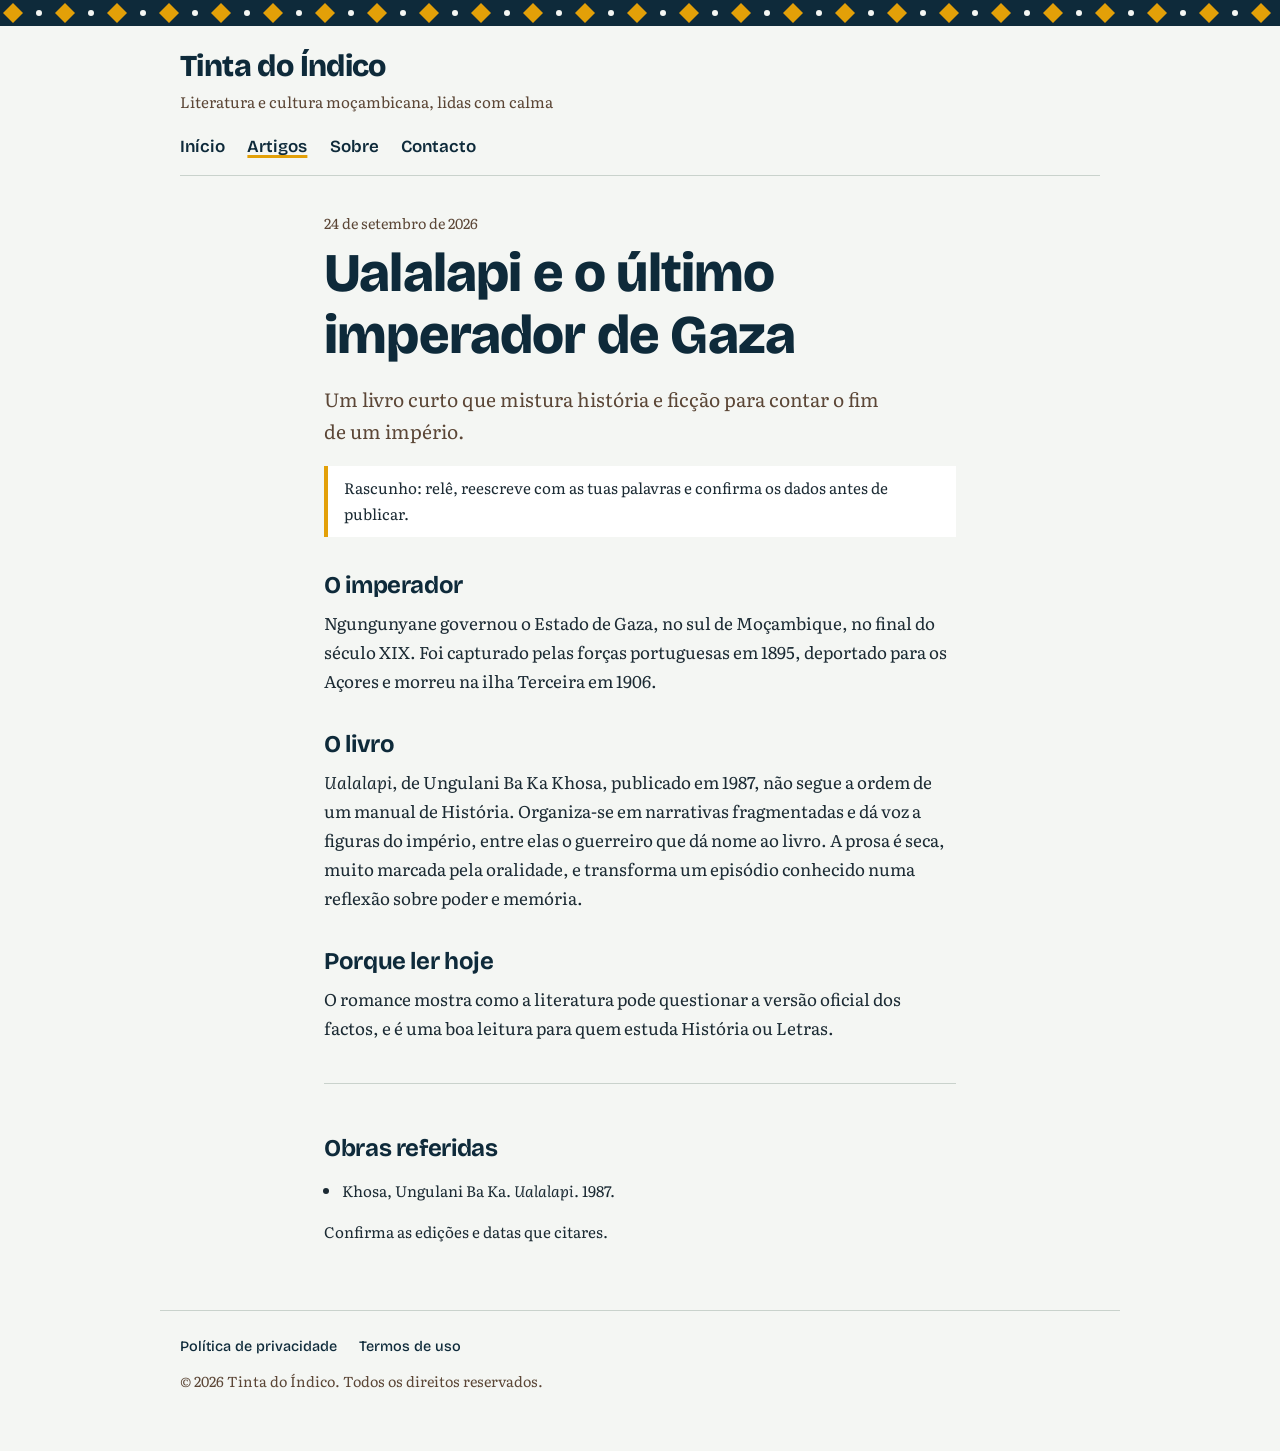
<file: ualalapi-ngungunyane.html>
<!DOCTYPE html>
<html lang="pt">
<head>
<meta charset="utf-8">
<meta name="viewport" content="width=device-width, initial-scale=1">
<title>Ualalapi e o último imperador de Gaza | Tinta do Índico</title>
<meta name="description" content="Como o romance Ualalapi, de Ungulani Ba Ka Khosa, revisita a história de Ngungunyane.">
<link rel="preconnect" href="https://fonts.googleapis.com">
<link rel="preconnect" href="https://fonts.gstatic.com" crossorigin>
<link href="https://fonts.googleapis.com/css2?family=Bricolage+Grotesque:wght@500;600;800&family=Literata:ital,wght@0,400;0,600;1,400&display=swap" rel="stylesheet">
<link rel="stylesheet" href="style.css">
<script async src="https://pagead2.googlesyndication.com/pagead/js/adsbygoogle.js?client=ca-pub-6226470445667555" crossorigin="anonymous"></script>
</head>
<body>
<div class="faixa" role="presentation"></div>
<header class="cabecalho">
  <a class="marca" href="index.html">Tinta do Índico</a>
  <p class="lema">Literatura e cultura moçambicana, lidas com calma</p>
  <nav aria-label="Principal"><a href="index.html">Início</a><a href="artigos.html" aria-current="page">Artigos</a><a href="sobre.html">Sobre</a><a href="contacto.html">Contacto</a></nav>
</header>
<main class="estreito">
<article><p class="data">24 de setembro de 2026</p><h1>Ualalapi e o último imperador de Gaza</h1><p class="entrada">Um livro curto que mistura história e ficção para contar o fim de um império.</p><div class="aviso">Rascunho: relê, reescreve com as tuas palavras e confirma os dados antes de publicar.</div><h2>O imperador</h2><p>Ngungunyane governou o Estado de Gaza, no sul de Moçambique, no final do século XIX. Foi capturado pelas forças portuguesas em 1895, deportado para os Açores e morreu na ilha Terceira em 1906.</p><div class="anuncio">
  <!-- ANÚNCIO ADSENSE: cola aqui o bloco (tag <ins class="adsbygoogle">) criado em AdSense > Anúncios > Por unidade de anúncio -->
</div><h2>O livro</h2><p><em>Ualalapi</em>, de Ungulani Ba Ka Khosa, publicado em 1987, não segue a ordem de um manual de História. Organiza-se em narrativas fragmentadas e dá voz a figuras do império, entre elas o guerreiro que dá nome ao livro. A prosa é seca, muito marcada pela oralidade, e transforma um episódio conhecido numa reflexão sobre poder e memória.</p><h2>Porque ler hoje</h2><p>O romance mostra como a literatura pode questionar a versão oficial dos factos, e é uma boa leitura para quem estuda História ou Letras.</p><section class="fontes"><h2>Obras referidas</h2><ul><li>Khosa, Ungulani Ba Ka. <em>Ualalapi</em>. 1987.</li></ul><p>Confirma as edições e datas que citares.</p></section></article>
</main>
<footer>
  <nav aria-label="Legal">
    <a href="privacidade.html">Política de privacidade</a>
    <a href="termos.html">Termos de uso</a>
  </nav>
  <p>© 2026 Tinta do Índico. Todos os direitos reservados.</p>
</footer>
</body>
</html>
</file>
<file: style.css>
:root{
  --tinta:#0E2A3A; --espuma:#F4F6F3; --manga:#E3A008; --casca:#5B4636; --texto:#1B2A33; --linha:#C9D2CC;
}
*{box-sizing:border-box}
html{-webkit-text-size-adjust:100%}
body{margin:0;background:var(--espuma);color:var(--texto);
  font-family:'Literata',Georgia,serif;font-size:1.0625rem;line-height:1.7}
a{color:var(--tinta);text-decoration-color:var(--manga);text-decoration-thickness:2px;text-underline-offset:3px}
a:hover{background:var(--manga);text-decoration-color:transparent}
a:focus-visible,button:focus-visible{outline:3px solid var(--manga);outline-offset:3px}

.faixa{height:26px;background-color:var(--tinta);
  background-image:url("data:image/svg+xml;utf8,<svg xmlns='http://www.w3.org/2000/svg' width='52' height='26'><path d='M13 3l10 10-10 10L3 13z' fill='%23E3A008'/><circle cx='39' cy='13' r='3' fill='%23F4F6F3'/></svg>");
  background-size:52px 26px}

.cabecalho{max-width:60rem;margin:0 auto;padding:1.5rem 1.25rem 0}
.marca{font-family:'Bricolage Grotesque',system-ui,sans-serif;font-weight:800;font-size:1.9rem;
  letter-spacing:-.02em;line-height:1.1;color:var(--tinta);text-decoration:none}
.marca:hover{background:none}
.lema{margin:.35rem 0 0;color:var(--casca);font-size:.95rem}
nav{margin-top:1.1rem;display:flex;gap:1.4rem;flex-wrap:wrap;border-bottom:1px solid var(--linha);padding-bottom:.8rem}
nav a{font-family:'Bricolage Grotesque',system-ui,sans-serif;font-weight:600;text-decoration:none;color:var(--tinta)}
nav a[aria-current="page"]{text-decoration:underline;text-decoration-color:var(--manga);text-decoration-thickness:3px}

main{max-width:60rem;margin:0 auto;padding:2.2rem 1.25rem 3rem}
.estreito{max-width:42rem}
h1,h2,h3{font-family:'Bricolage Grotesque',system-ui,sans-serif;color:var(--tinta);line-height:1.15;letter-spacing:-.015em}
h1{font-size:clamp(2rem,6vw,3.4rem);font-weight:800;margin:0 0 1rem}
h2{font-size:1.5rem;margin:2.2rem 0 .6rem}
h3{font-size:1.15rem;margin:1.6rem 0 .3rem}
p{margin:0 0 1.1rem}
.entrada{font-size:1.2rem;max-width:36rem;color:var(--casca)}
.data{color:var(--casca);font-size:.9rem;margin:0 0 .4rem}

.artigo-lista{list-style:none;margin:1.5rem 0 0;padding:0}
.artigo-lista li{padding:1.4rem 0;border-top:1px solid var(--linha)}
.artigo-lista h2{margin:.1rem 0 .4rem;font-size:1.6rem}
.artigo-lista h2 a{text-decoration:none}
.artigo-lista h2 a:hover{background:var(--manga)}

.fontes{border-top:1px solid var(--linha);margin-top:2.5rem;padding-top:1rem;font-size:.95rem}
.fontes ul{padding-left:1.1rem}
.aviso{border-left:4px solid var(--manga);padding:.6rem 1rem;background:#fff;font-size:.95rem}

.anuncio{margin:2rem 0;text-align:center}

footer{border-top:1px solid var(--linha);max-width:60rem;margin:0 auto;padding:1.5rem 1.25rem 2.5rem;
  font-size:.9rem;color:var(--casca)}
footer nav{border:0;padding:0;margin:0 0 .6rem}
footer nav a{font-weight:500}

@media (prefers-reduced-motion:reduce){*{animation:none!important;transition:none!important}}
</file>
